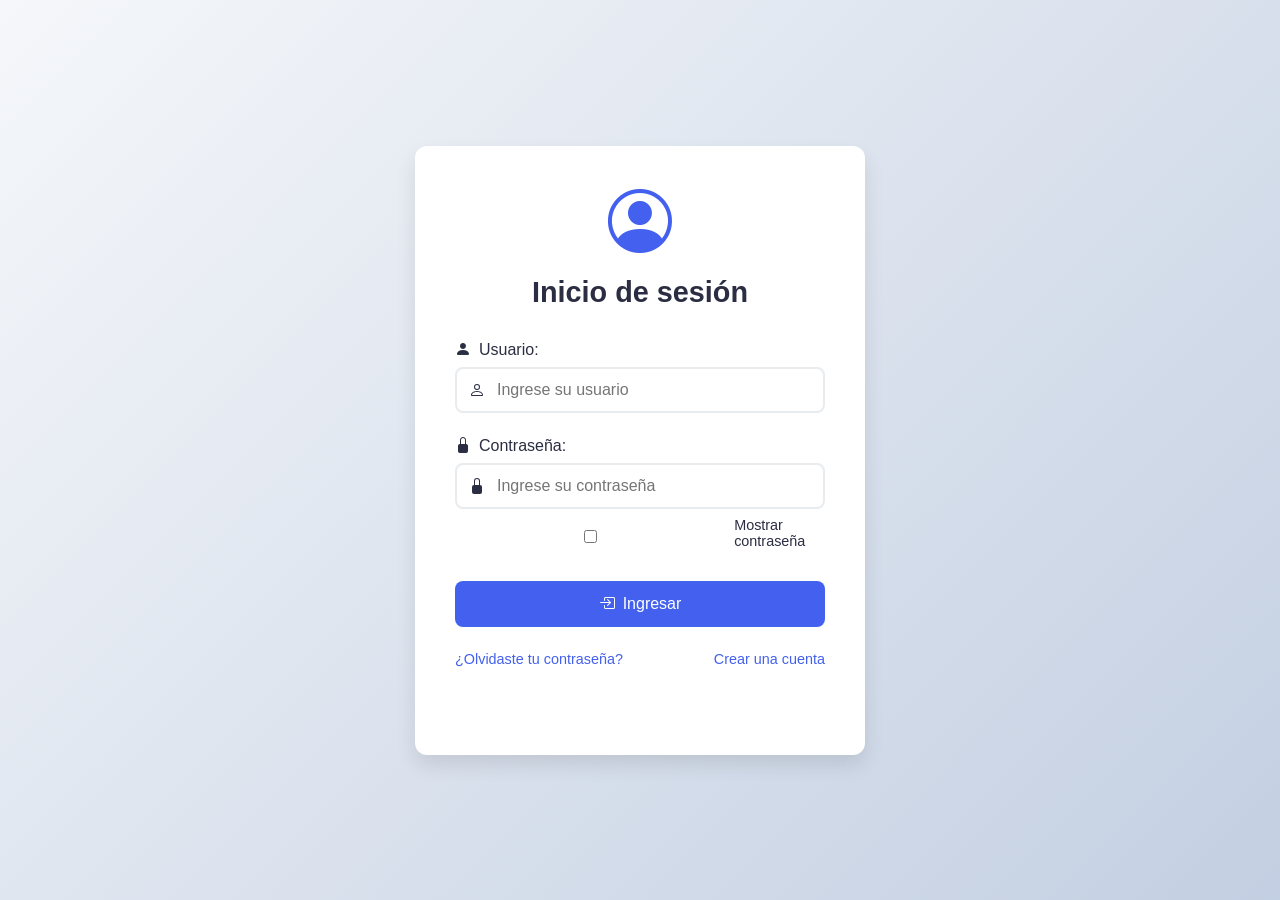
<file: index.html>
<!DOCTYPE html>
<html lang="es">
<head>
  <meta charset="UTF-8">
  <meta name="viewport" content="width=device-width, initial-scale=1.0">
  <title>Inicio de sesión</title>
  <link rel="stylesheet" href="css/logincentrado.css">
  <!-- Bootstrap Icons -->
  <link rel="stylesheet" href="https://cdn.jsdelivr.net/npm/bootstrap-icons@1.10.0/font/bootstrap-icons.css">
</head>
<body>
  <div class="contenedor-login">
    <div class="logo">
      <i class="bi bi-person-circle"></i>
    </div>
    <h1 class="titulo-login">Inicio de sesión</h1>
    <form id="formularioLogin" novalidate>
      <div class="grupo-input">
        <label for="username">
          <i class="bi bi-person-fill"></i> Usuario:
        </label>
        <input type="text" id="username" required placeholder="Ingrese su usuario">
      </div>
      <div class="grupo-input">
        <label for="password">
          <i class="bi bi-lock-fill"></i> Contraseña:
        </label>
        <input type="password" id="password" required placeholder="Ingrese su contraseña">
        <div class="mostrar-contraseña">
          <input type="checkbox" id="mostrarPassword">
          <label for="mostrarPassword">Mostrar contraseña</label>
        </div>
      </div>
      <button type="submit" class="boton-login">
        <i class="bi bi-box-arrow-in-right"></i> Ingresar
      </button>
    </form>
    <div class="enlaces-adicionales">
      <a href="#">¿Olvidaste tu contraseña?</a>
      <a href="registro.html">Crear una cuenta</a>
    </div>
    <p id="estado"></p> 
  </div>

  <script src="js/libreria.js"></script>
</body>
</html>
</file>
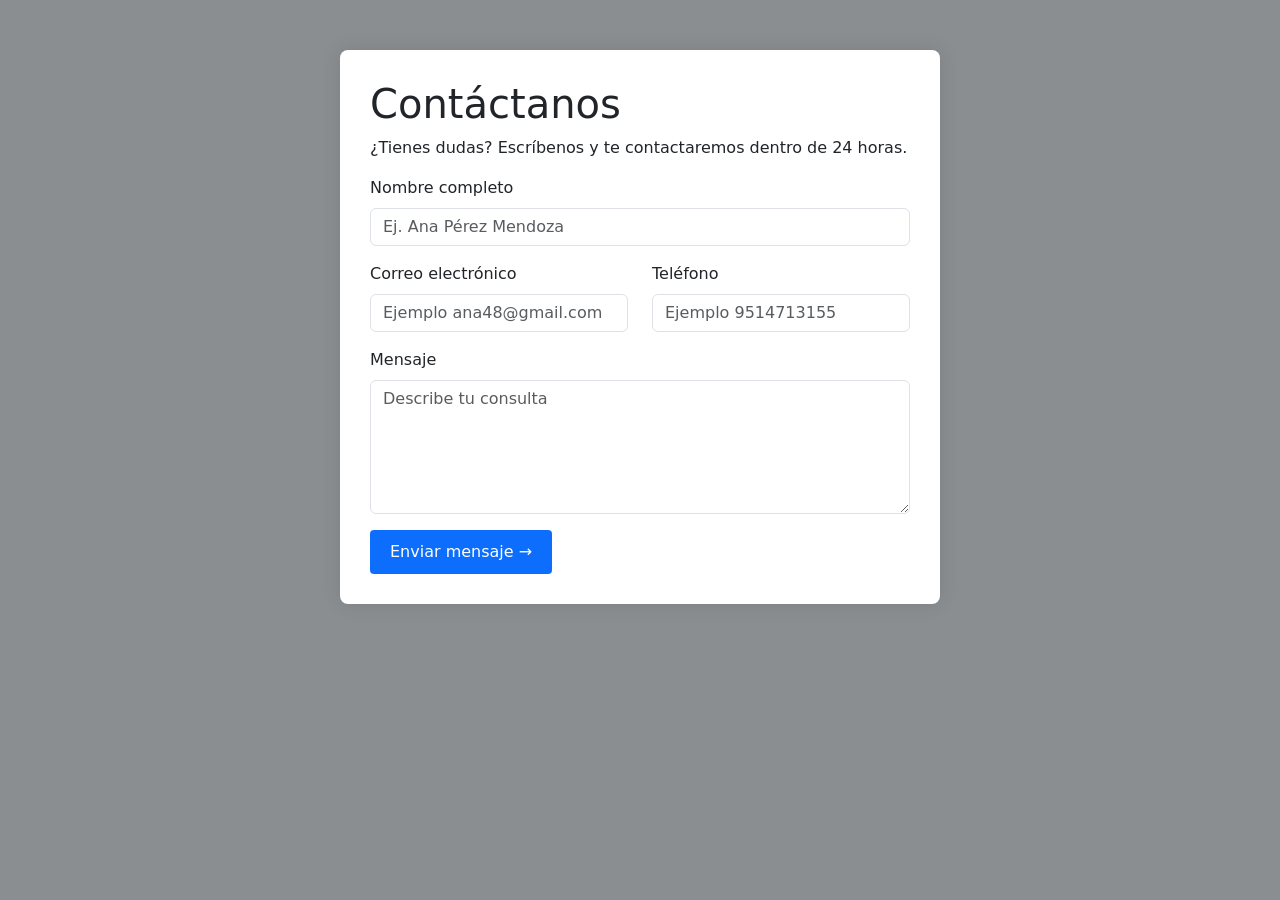
<file: contactenos.html>
<!DOCTYPE html>
<html lang="es">
<head>
  <meta charset="UTF-8" />
  <meta name="viewport" content="width=device-width, initial-scale=1" />
  <title>Contáctenos | Tecnologías Roman</title>
  <link href="https://cdn.jsdelivr.net/npm/bootstrap@5.3.3/dist/css/bootstrap.min.css" rel="stylesheet">

  <style>
    body {
      background: #8a8e91;
    }

    .contenedor-formulario {
      max-width: 600px;
      margin: 50px auto;
      background: #ffffff;
      padding: 30px;
      border-radius: 8px;
      box-shadow: 0 0 20px rgba(0,0,0,0.1);
    }

    .boton-enviar {
      background: #0d6efd;
      color: #fff;
      border: none;
      padding: 10px 20px;
      border-radius: 4px;
    }

    .boton-enviar:hover {
      background: #0b5ed7;
    }
  </style>
</head>
<body>

  <div class="contenedor-formulario">
    <h1>Contáctanos</h1>
    <p class="subtitulo">¿Tienes dudas? Escríbenos y te contactaremos dentro de 24 horas.</p>

    <form class="formulario">
      <!-- Nombre -->
      <div class="mb-3">
        <label for="nombre" class="form-label">Nombre completo</label>
        <input type="text" class="form-control" id="nombre" placeholder="Ej. Ana Pérez Mendoza" required>
      </div>

      <!-- Email y Teléfono -->
      <div class="row">
        <div class="mb-3 col-md-6">
          <label for="email" class="form-label">Correo electrónico</label>
          <input type="email" class="form-control" id="email" placeholder="Ejemplo ana48@gmail.com" required>
        </div>
        <div class="mb-3 col-md-6">
          <label for="tel" class="form-label">Teléfono</label>
          <input type="tel" class="form-control" id="tel" placeholder="Ejemplo 9514713155" required>
        </div>
      </div>

      <!-- Mensaje -->
      <div class="mb-3">
        <label for="mensaje" class="form-label">Mensaje</label>
        <textarea class="form-control" id="mensaje" rows="5" placeholder="Describe tu consulta" required></textarea>
      </div>

      <!-- Botón -->
      <button type="submit" class="boton-enviar">
        Enviar mensaje &rarr;
      </button>
    </form>
  </div>

  <script src="https://cdn.jsdelivr.net/npm/bootstrap@5.3.3/dist/js/bootstrap.bundle.min.js"></script>

  <script>
    document.querySelector('.formulario').addEventListener('submit', function(e) {
      e.preventDefault();
      alert('¡Mensaje enviado con éxito!');
      window.location.href = 'MiPaginaWeb.html';
    });
  </script>
</body>
</html>
</file>
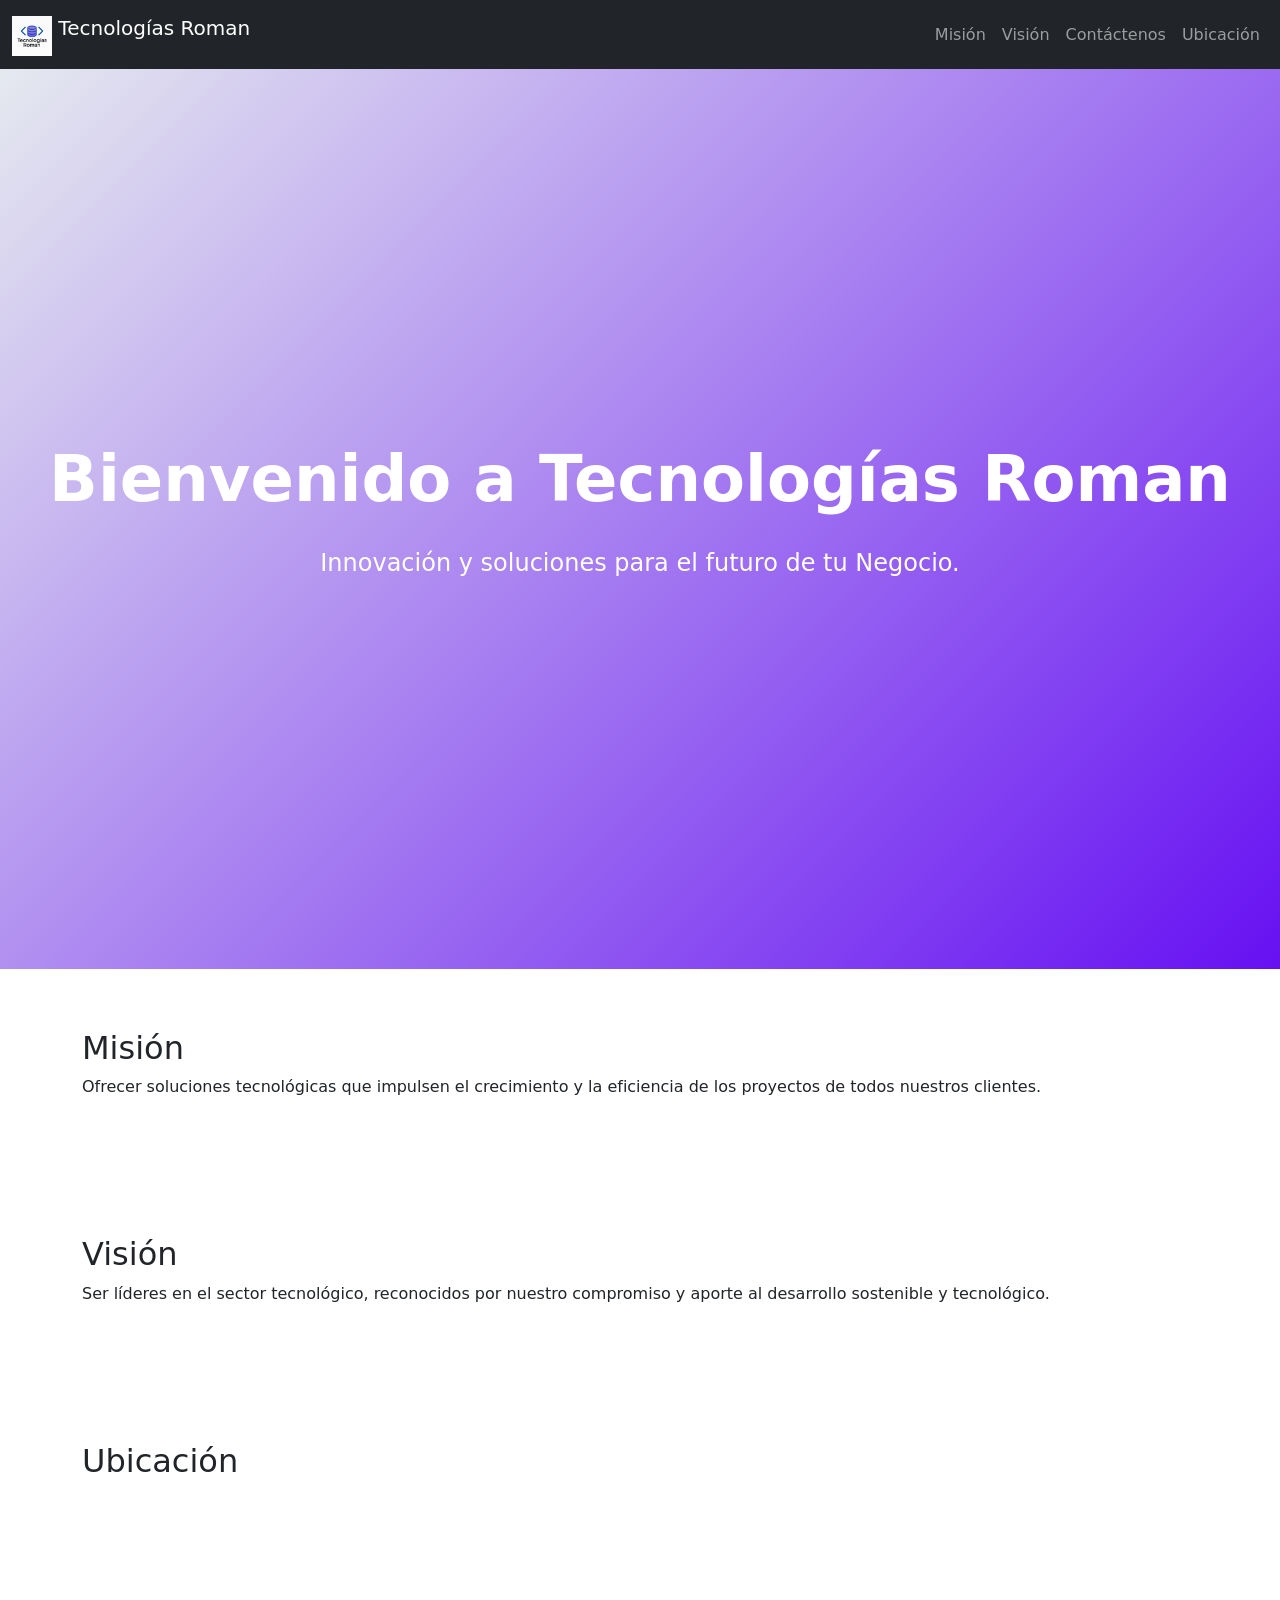
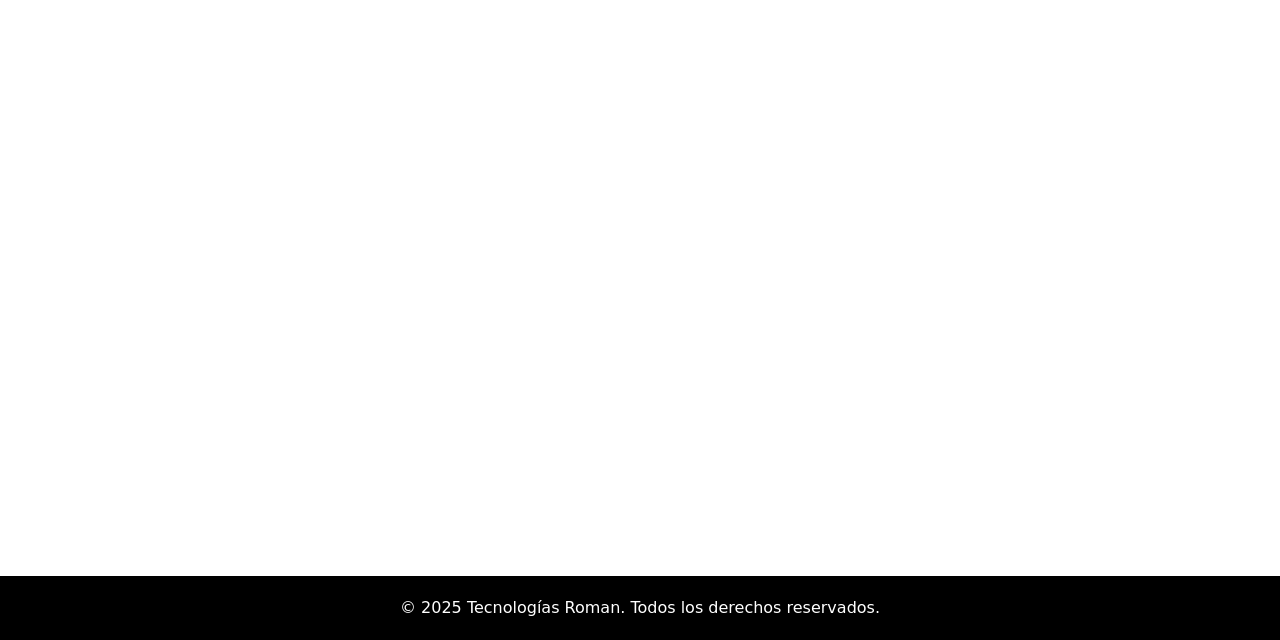
<file: MiPaginaWeb.html>
<!DOCTYPE html>
<html lang="es">
<head>
  <meta charset="UTF-8" />
  <meta name="viewport" content="width=device-width, initial-scale=1" />
  <title>Tecnologías Roman</title>
  <link href="https://cdn.jsdelivr.net/npm/bootstrap@5.3.3/dist/css/bootstrap.min.css" rel="stylesheet">

  <style>
    body, html {
      height: 100%;
      margin: 0;
    }

    .midisenio {
      background: linear-gradient(135deg, #e5e9ef, #6610f2);
      color: #fff;
      height: 100vh;
      display: flex;
      flex-direction: column;
      justify-content: center;
      align-items: center;
      text-align: center;
      padding: 0 20px;
    }

    .midisenio h1 {
      font-size: 4rem;
      font-weight: bold;
    }

    .midisenio p {
      font-size: 1.5rem;
      margin-top: 20px;
    }

    section {
      padding: 60px 0;
    }

    footer {
      background: #000;
      color: #fff;
      padding: 20px;
      text-align: center;
    }

    nav {
      position: fixed;
      width: 100%;
      z-index: 1000;
    }
  </style>


</head>
<body>

  <!-- Navbar de Bootstrap-->
  <nav class="navbar navbar-expand-lg navbar-dark bg-dark">
    <div class="container-fluid">
      <a class="navbar-brand" href="#">
        <img src="img/logo.png" alt="Logo" width="40" height="40" class="d-inline-block align-text-top">
        Tecnologías Roman
      </a>
      <button class="navbar-toggler" type="button" data-bs-toggle="collapse" data-bs-target="#navbarNav">
        <span class="navbar-toggler-icon"></span>
      </button>
      <div class="collapse navbar-collapse" id="navbarNav">
        <ul class="navbar-nav ms-auto">
          <li class="nav-item">
            <a class="nav-link" href="#mision">Misión</a>
          </li>
          <li class="nav-item">
            <a class="nav-link" href="#vision">Visión</a>
          </li>
          <li class="nav-item">
            <a class="nav-link" href="contactenos.html">Contáctenos</a>
          </li>
          <li class="nav-item">
            <a class="nav-link" href="#ubicacion">Ubicación</a>
          </li>
        </ul>
      </div>
    </div>
  </nav>

  <!-- seccion de midisenio  -->
  <div class="midisenio">
    <h1>Bienvenido a Tecnologías Roman</h1>
    <p>Innovación y soluciones para el futuro de tu Negocio.</p>
  </div>

  <!-- Misión -->
  <section id="mision" class="container">
    <h2>Misión</h2>
    <p>
      Ofrecer soluciones tecnológicas  que impulsen el crecimiento y la eficiencia de los proyectos de todos nuestros clientes.
    </p>
  </section>

  <!-- Visión -->
  <section id="vision" class="container">
    <h2>Visión</h2>
    <p>
      Ser líderes en el sector tecnológico, reconocidos por nuestro compromiso y aporte al desarrollo sostenible y tecnológico.
    </p>
  </section>

  <!-- Ubicación -->
  <section id="ubicacion" class="container">
    <h2>Ubicación</h2>
    <div class="ratio ratio-16x9">
        <iframe src="https://www.google.com/maps/embed?pb=!1m14!1m8!1m3!1d1499.7292441844786!2d-96.74461018319964!3d17.078472945892543!3m2!1i1024!2i768!4f13.1!3m3!1m2!1s0x85c72206aa56bc19%3A0x134879e849e14789!2sTecNM%20-%20Campus%20Oaxaca!5e1!3m2!1ses!2smx!4v1751255494440!5m2!1ses!2smx"
         width="600" 
         height="450"
         style="border:0;" 
         allowfullscreen="" 
         loading="lazy" referrerpolicy="no-referrer-when-downgrade">
         </iframe>
    </div>
  </section>

  <footer>
    &copy; 2025 Tecnologías Roman. Todos los derechos reservados.
  </footer>

  <script src="https://cdn.jsdelivr.net/npm/bootstrap@5.3.3/dist/js/bootstrap.bundle.min.js"></script>
</body>
</html>
</file>
<file: css/logincentrado.css>
:root {
  --color-principal: #4361ee;
  --color-secundario: #3a0ca3;
  --color-texto: #2b2d42;
  --color-fondo: #f8f9fa;
  --color-error: #ef233c;
  --color-exito: #2ec4b6;
  --color-advertencia: #ff9e00;
  --sombra: 0 10px 20px rgba(0, 0, 0, 0.1);
  --radio-borde: 12px;
  --transicion: all 0.3s ease;
}

* {
  box-sizing: border-box;
  margin: 0;
  padding: 0;
}

body {
  font-family: 'Segoe UI', Tahoma, Geneva, Verdana, sans-serif;
  background-color: var(--color-fondo);
  display: flex;
  justify-content: center;
  align-items: center;
  min-height: 100vh;
  padding: 20px;
  background-image: linear-gradient(135deg, #f5f7fa 0%, #c3cfe2 100%);
}

.contenedor-login {
  background-color: white;
  border-radius: var(--radio-borde);
  box-shadow: var(--sombra);
  padding: 2.5rem;
  width: 100%;
  max-width: 450px;
  text-align: center;
  transition: var(--transicion);
}

.logo {
  font-size: 4rem;
  color: var(--color-principal);
  margin-bottom: 1rem;
}

.titulo-login {
  color: var(--color-texto);
  margin-bottom: 2rem;
  font-size: 1.8rem;
  font-weight: 600;
}

#formularioLogin {
  display: flex;
  flex-direction: column;
  gap: 1.5rem;
}

.grupo-input {
  text-align: left;
  position: relative;
}

.grupo-input label {
  display: flex;
  align-items: center;
  gap: 8px;
  margin-bottom: 0.5rem;
  color: var(--color-texto);
  font-weight: 500;
}

.grupo-input input {
  width: 100%;
  padding: 12px 15px 12px 40px;
  border: 2px solid #e9ecef;
  border-radius: 8px;
  font-size: 1rem;
  transition: var(--transicion);
  background-repeat: no-repeat;
  background-position: 12px center;
}

.grupo-input input:focus {
  border-color: var(--color-principal);
  outline: none;
  box-shadow: 0 0 0 3px rgba(67, 97, 238, 0.2);
}

.grupo-input input#username {
  background-image: url('data:image/svg+xml;utf8,<svg xmlns="http://www.w3.org/2000/svg" width="16" height="16" fill="%232b2d42" viewBox="0 0 16 16"><path d="M8 8a3 3 0 1 0 0-6 3 3 0 0 0 0 6zm2-3a2 2 0 1 1-4 0 2 2 0 0 1 4 0zm4 8c0 1-1 1-1 1H3s-1 0-1-1 1-4 6-4 6 3 6 4zm-1-.004c-.001-.246-.154-.986-.832-1.664C11.516 10.68 10.289 10 8 10c-2.29 0-3.516.68-4.168 1.332-.678.678-.83 1.418-.832 1.664h10z"/></svg>');
}

.grupo-input input#password {
  background-image: url('data:image/svg+xml;utf8,<svg xmlns="http://www.w3.org/2000/svg" width="16" height="16" fill="%232b2d42" viewBox="0 0 16 16"><path d="M8 1a2 2 0 0 1 2 2v4H6V3a2 2 0 0 1 2-2zm3 6V3a3 3 0 0 0-6 0v4a2 2 0 0 0-2 2v5a2 2 0 0 0 2 2h6a2 2 0 0 0 2-2V9a2 2 0 0 0-2-2z"/></svg>');
}

.mostrar-contraseña {
  display: flex;
  align-items: center;
  gap: 8px;
  margin-top: 8px;
  font-size: 0.9rem;
  color: #6c757d;
}

.boton-login {
  background-color: var(--color-principal);
  color: white;
  border: none;
  padding: 14px;
  border-radius: 8px;
  font-size: 1rem;
  font-weight: 500;
  cursor: pointer;
  transition: var(--transicion);
  display: flex;
  align-items: center;
  justify-content: center;
  gap: 8px;
}

.boton-login:hover {
  background-color: var(--color-secundario);
  transform: translateY(-2px);
}

.enlaces-adicionales {
  display: flex;
  justify-content: space-between;
  margin-top: 1.5rem;
  font-size: 0.9rem;
}

.enlaces-adicionales a {
  color: var(--color-principal);
  text-decoration: none;
  transition: var(--transicion);
}

.enlaces-adicionales a:hover {
  text-decoration: underline;
}

#estado {
  margin-top: 1.5rem;
  padding: 12px;
  border-radius: 8px;
  font-size: 0.9rem;
}

.mensaje-error {
  color: var(--color-error);
  background-color: #f8d7da;
  border: 1px solid #f5c6cb;
}

.mensaje-exito {
  color: var(--color-exito);
  background-color: #d4edda;
  border: 1px solid #c3e6cb;
}

/* Responsive */
@media (max-width: 480px) {
  .contenedor-login {
    padding: 1.5rem;
  }
  
  .enlaces-adicionales {
    flex-direction: column;
    gap: 8px;
  }
}
</file>
